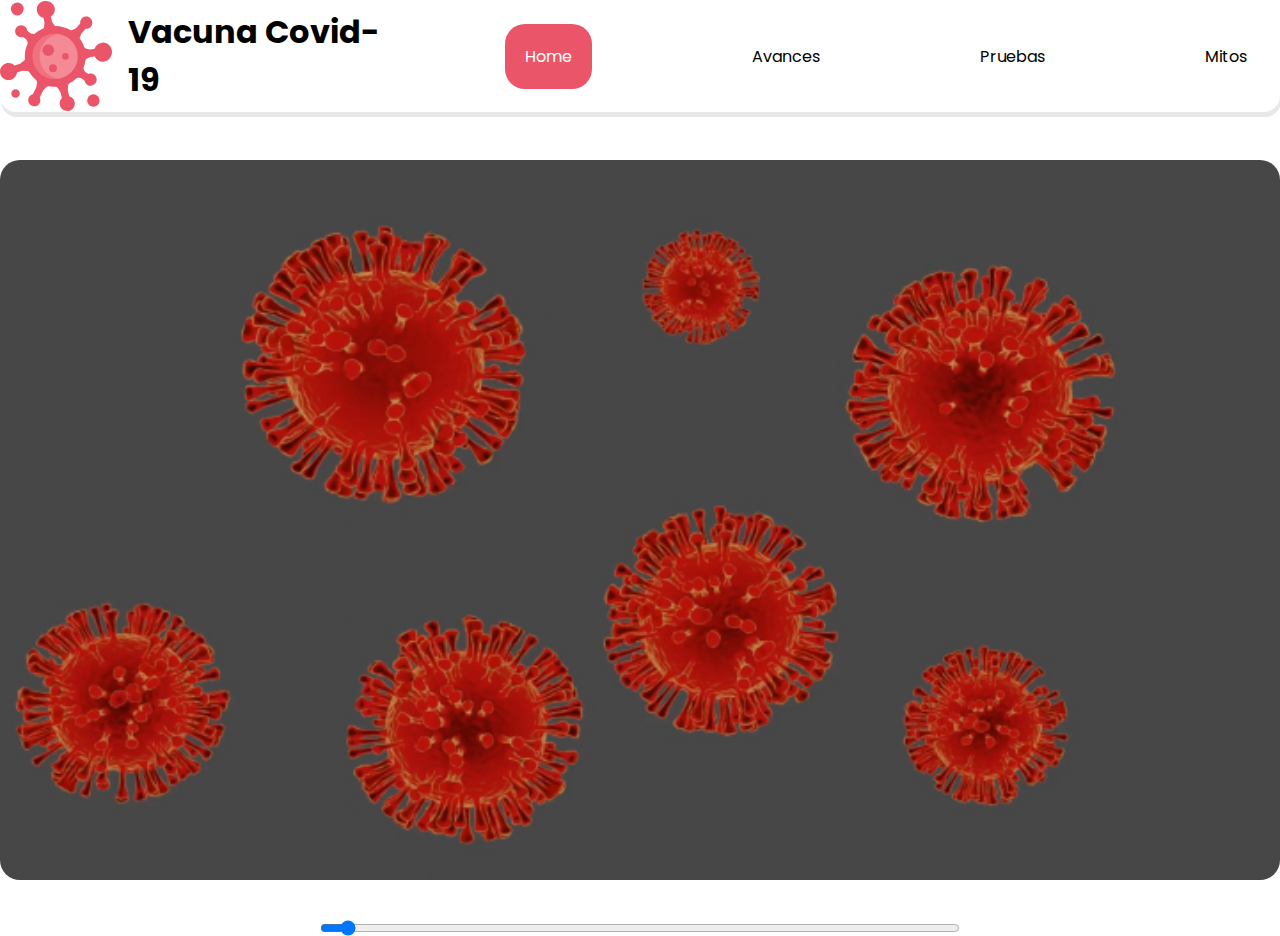
<file: index.html>
<!DOCTYPE html>
<html lang="en">
  <head>
    <meta charset="UTF-8" />
    <meta name="viewport" content="width=device-width, initial-scale=1.0" />
    <title>Vacuna covid</title>
    <link rel="stylesheet" type="text/css" href="styles/styles.css" />
    <link
      rel="stylesheet"
      href="https://cdnjs.cloudflare.com/ajax/libs/animate.css/4.1.1/animate.min.css"
    />
    <link rel="stylesheet" href="styles/home.css" />
    <link rel="preconnect" href="https://fonts.gstatic.com" />
    <link
      href="https://fonts.googleapis.com/css2?family=Poppins:wght@400;700&display=swap"
      rel="stylesheet"
    />
  </head>
  <body>
    <header class="Header">
      <div class="logo">
        <img src="./img/virus.svg" alt="" />
        <h4>Vacuna Covid-19</h4>
      </div>
      <span class="button"
        ><nav id="nav" class="header-nav">
          <ul>
            <a
              class="a-active animate__animated animate__fadeInRight"
              href="index.html"
            >
              <li>Home</li></a
            >
            <a
              class="a animate__animated animate__fadeInRight"
              href="avances.html"
            >
              <li>Avances</li></a
            >
            <a
              class="a animate__animated animate__fadeInRight"
              href="pruebas.html"
              ><li>Pruebas</li></a
            >
            <a
              class="a animate__animated animate__fadeInRight"
              href="mitos.html"
              ><li>Mitos</li></a
            >
          </ul>
        </nav>
        <img onclick="active()" src="./img/menu.svg"
      /></span>
    </header>

    <div class="hero-home">
      <canvas id="canvas" width="1280" height="720"> </canvas
      ><input type="range" min="0" max="32" step="1" value="1" id="slider" />
      <script>
        const slider = document.querySelector("#slider");
        const canvas = document.querySelector("#canvas");
        const ctx = canvas.getContext("2d");
        slider.addEventListener("input", handleInput);
        console.log(slider);
        const images = [];
        function pageload() {
          for (let i = 0; i <= 32; i++) {
            const number = i.toString().padStart(2, "00");
            const img = `./img/carrete2/000${number}.jpg`;
            const image = new Image();
            image.src = img;
            image.addEventListener("load", () => {
              images[i] = image;
              if (i === 1) {
                loadIamge(i);
              }
            });
          }
        }
        window.addEventListener("load", pageload());
        function loadIamge(index) {
          ctx.drawImage(images[index], 0, 0, canvas.width, canvas.height);
        }
        function handleInput() {
          loadIamge(slider.value)
          console.log();
        }
      </script>
    </div>
    <script src="./js/index.js"></script>
  </body>
</html>
</file>
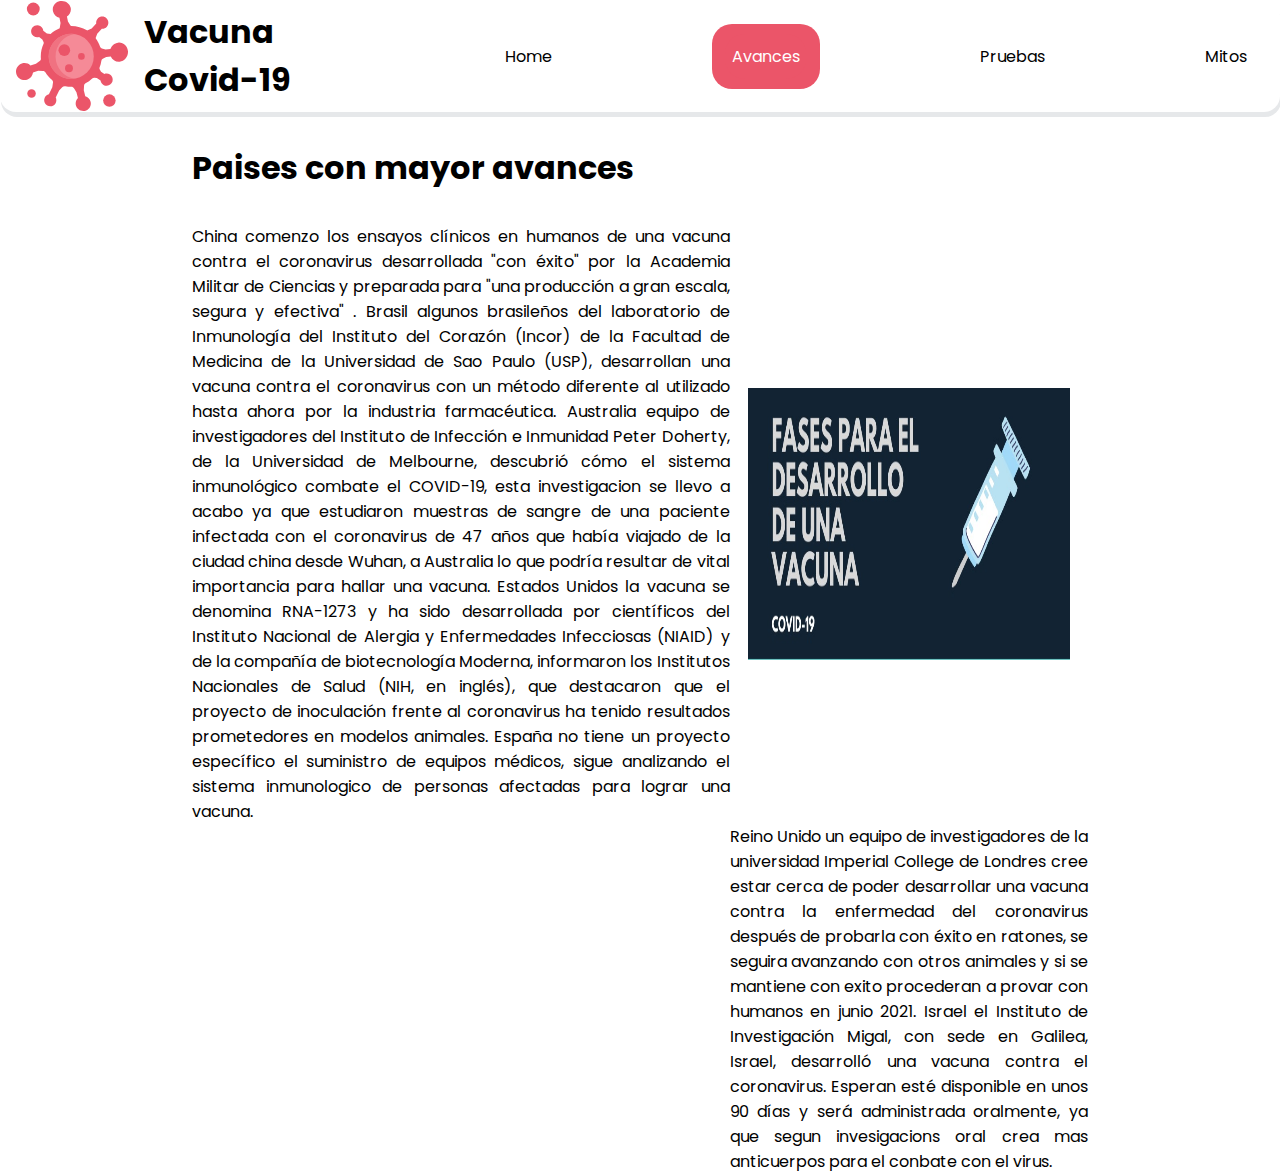
<file: avances.html>
<!DOCTYPE html>
<html lang="en">
  <head>
    <meta charset="UTF-8" />
    <meta name="viewport" content="width=device-width, initial-scale=1.0" />
    <title>Vacuna covid</title>
    <link rel="stylesheet" type="text/css" href="./styles/styles.css" />
    <link rel="preconnect" href="https://fonts.gstatic.com" />
    <link rel="stylesheet" href="styles/text-format.css">
    <link
    rel="stylesheet"
    href="https://cdnjs.cloudflare.com/ajax/libs/animate.css/4.1.1/animate.min.css"
  />
    <link
      href="https://fonts.googleapis.com/css2?family=Poppins:wght@400;700&display=swap"
      rel="stylesheet"
    />
  </head>
  <body>
    <header class="Header">
      <div class="logo">
          <span class="button"><span></span></span>
        <img src="./img/virus.svg" alt="" />
        <h4>Vacuna Covid-19</h4>
      </div>
      <span class="button" ><nav id="nav" class="header-nav">
       
        <ul>
          <a class="a  animate__animated animate__fadeInRight" href="index.html"> <li>Home</li></a>
          <a class="a-active animate__animated animate__fadeInRight" href="avances.html"> <li>Avances</li></a>
          <a class="a animate__animated animate__fadeInRight" href="pruebas.html"><li>Pruebas</li></a>
          <a class="a animate__animated animate__fadeInRight" href="mitos.html"><li>Mitos</li></a>
        </ul>
      </nav><img onclick='active()'src="./img/menu.svg"></span>
    </header>

    <div class="main">
      <div class="container">
        <h1>Paises con mayor avances</h1>
        <p>
          China comenzo los ensayos clínicos en humanos de una vacuna contra el
          coronavirus desarrollada "con éxito" por la Academia Militar de
          Ciencias y preparada para "una producción a gran escala, segura y
          efectiva" . Brasil algunos brasileños del laboratorio de Inmunología
          del Instituto del Corazón (Incor) de la Facultad de Medicina de la
          Universidad de Sao Paulo (USP), desarrollan una vacuna contra el
          coronavirus con un método diferente al utilizado hasta ahora por la
          industria farmacéutica. Australia equipo de investigadores del
          Instituto de Infección e Inmunidad Peter Doherty, de la Universidad de
          Melbourne, descubrió cómo el sistema inmunológico combate el COVID-19,
          esta investigacion se llevo a acabo ya que estudiaron muestras de
          sangre de una paciente infectada con el coronavirus de 47 años que
          había viajado de la ciudad china desde Wuhan, a Australia lo que
          podría resultar de vital importancia para hallar una vacuna. Estados
          Unidos la vacuna se denomina RNA-1273 y ha sido desarrollada por
          científicos del Instituto Nacional de Alergia y Enfermedades
          Infecciosas (NIAID) y de la compañía de biotecnología Moderna,
          informaron los Institutos Nacionales de Salud (NIH, en inglés), que
          destacaron que el proyecto de inoculación frente al coronavirus ha
          tenido resultados prometedores en modelos animales. España no tiene un
          proyecto específico el suministro de equipos médicos, sigue analizando
          el sistema inmunologico de personas afectadas para lograr una vacuna.
        </p>  <img src="./img/carrete1/1.jpg" alt="" id="carreteUno"><iframe src="https://www.youtube.com/embed/kMw7EDIenQ8" frameborder="0" allow="accelerometer; autoplay; clipboard-write; encrypted-media; gyroscope; picture-in-picture" allowfullscreen></iframe>
      <p>
          Reino Unido un equipo de investigadores de la universidad Imperial
          College de Londres cree estar cerca de poder desarrollar una vacuna
          contra la enfermedad del coronavirus después de probarla con éxito en
          ratones, se seguira avanzando con otros animales y si se mantiene con
          exito procederan a provar con humanos en junio 2021. Israel el
          Instituto de Investigación Migal, con sede en Galilea, Israel,
          desarrolló una vacuna contra el coronavirus. Esperan esté disponible
          en unos 90 días y será administrada oralmente, ya que segun
          invesigacions oral crea mas anticuerpos para el conbate con el virus.
        </p>
        
      </div>
      <script src="./js/index.js"></script>
    </div>
  </body>
</html>
</file>
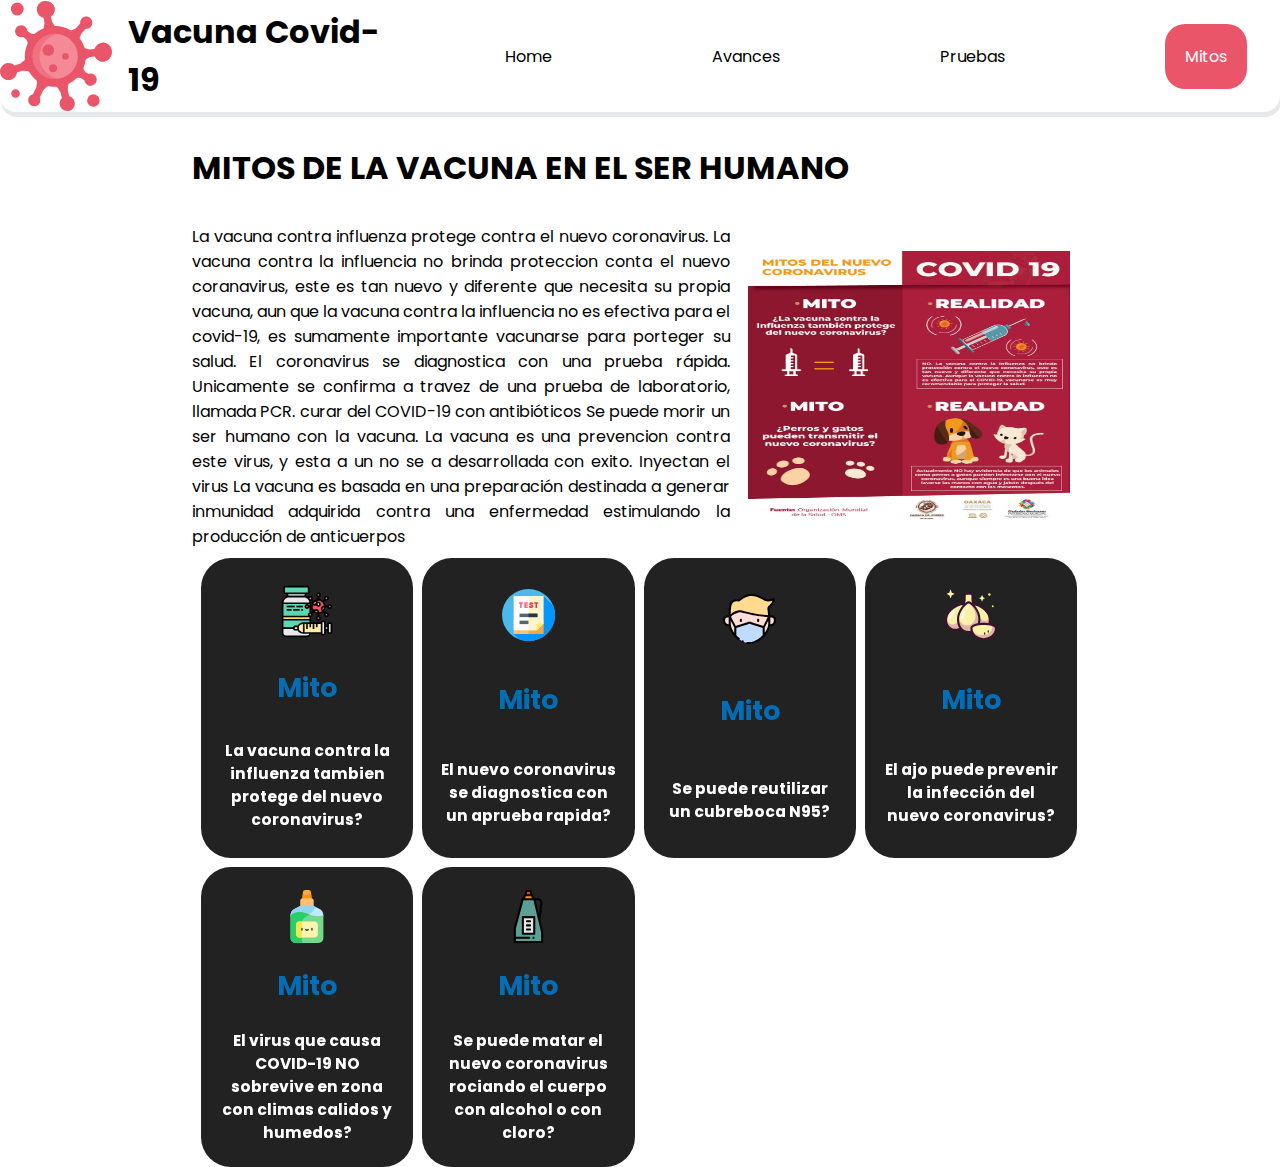
<file: mitos.html>
<!DOCTYPE html>
<html lang="en">

<head>
  <link rel="stylesheet" href="https://cdnjs.cloudflare.com/ajax/libs/animate.css/4.1.1/animate.min.css" />
  <meta charset="UTF-8" />
  <meta name="viewport" content="width=device-width, initial-scale=1.0" />
  <title>Vacuna covid</title>
  <link rel="stylesheet" href="styles/text-format.css" />
  <link rel="stylesheet" type="text/css" href="styles/styles.css" />
  <link rel="preconnect" href="https://fonts.gstatic.com" />
  <link rel="stylesheet" href="styles/card.css" />
  <link href="https://fonts.googleapis.com/css2?family=Poppins:wght@400;700&display=swap" rel="stylesheet" />
</head>

<body>
  <header class="Header">
    <div class="logo">
      <img src="./img/virus.svg" alt="" />
      <h4>Vacuna Covid-19</h4>
    </div>
    <span class="button">
      <nav id="nav" class="header-nav">
        <ul>
          <a class="a animate__animated animate__fadeInRight" href="index.html">
            <li>Home</li>
          </a>
          <a class="a animate__animated animate__fadeInRight" href="avances.html">
            <li>Avances</li>
          </a>
          <a class="a animate__animated animate__fadeInRight" href="pruebas.html">
            <li>Pruebas</li>
          </a>
          <a class="a-active animate__animated animate__fadeInRight" href="mitos.html">
            <li>Mitos</li>
          </a>
        </ul>
      </nav>
      <img onclick="active()" src="./img/menu.svg" />
    </span>
  </header>

  <div class="main">
    <div class="container">
      <h1>MITOS DE LA VACUNA EN EL SER HUMANO</h1>
      <p>
        La vacuna contra influenza protege contra el nuevo coronavirus. La
        vacuna contra la influencia no brinda proteccion conta el nuevo
        coranavirus, este es tan nuevo y diferente que necesita su propia
        vacuna, aun que la vacuna contra la influencia no es efectiva para el
        covid-19, es sumamente importante vacunarse para porteger su salud. El
        coronavirus se diagnostica con una prueba rápida. Unicamente se
        confirma a travez de una prueba de laboratorio, llamada PCR. curar del
        COVID-19 con antibióticos Se puede morir un ser humano con la vacuna.
        La vacuna es una prevencion contra este virus, y esta a un no se a
        desarrollada con exito. Inyectan el virus La vacuna es basada en una
        preparación destinada a generar inmunidad adquirida contra una
        enfermedad estimulando la producción de anticuerpos
      </p>
      <img src="./img/mitos.jpg" alt="" sizes="" srcset="">
      <div class="boxsContainer">
        <div class="cardBox">
          <div class="card">
            <div class="front">
              <img src="./img/mitos/001-vacuna.svg" >

              <h3>Mito</h3>
              <h6>
               La vacuna contra la influenza tambien protege del nuevo coronavirus?
              </h6>

            </div>
            <div class="back">
             <h6>
              NO. La vacuna contra la influenza no brinda protección contra el nuevo coronavirus, este es tan nuevo y diferente que necesita su propia vacuna. Aunque la vacuna contra la influenza no es efectiva para el COVID-19, vacunarse es muy recomendable para proteger la salud.</h6>

            </div>
          </div>
        </div>
        <div class="cardBox">
          <div class="card">
            <div class="front">
              <img src="./img/mitos/002-prueba.svg" >

              <h3>Mito</h3>
              <h6>
               El nuevo coronavirus se diagnostica con un aprueba rapida?
              </h6>

            </div>
            <div class="back">
             <h6>
              NO. El nuevo coronavirus únicamente se confirma a través de una prueba de laboratorio, llamada PCR.</h6>
           
            </div>
          </div>
        </div>
        <div class="cardBox">
          <div class="card">
            <div class="front">
              <img src="./img/mitos/003-mascarilla-medica.svg" >

              <h3>Mito</h3>
              <h6>
               Se puede reutilizar un cubreboca N95?
              </h6>

            </div>
            <div class="back">
             <h6>
             NO. Los cubrebocas, incluidos los N95, no deben reutilizarse, ya que se contaminan al ser utilizados por alguien con síntomas de infección respiratoria o en contacto con personas infectadas.</h6>
            </div>
          </div>
        </div>
        <div class="cardBox">
          <div class="card">
            <div class="front">
              <img src="./img/mitos/004-ajo.svg" >

              <h3>Mito</h3>
              <h6>
               El ajo puede prevenir la infección del nuevo coronavirus?
              </h6>

            </div>
            <div class="back">
             <h6>
              NO. El ajo es un alimento saludable, pero no hay evidencia de que comer ajo proteja a las personas del nuevo coronavirus.</h6>
            </div>
          </div>
        </div>
        <div class="cardBox">
          <div class="card">
            <div class="front">
              <img src="./img/mitos/005-detergente.svg" >

              <h3>Mito</h3>
              <h6>
               El virus que causa COVID-19 NO sobrevive en zona con climas calidos y humedos?
              </h6>

            </div>
            <div class="back">
             <h6>
              NO. El virus sobrevive en cualquier clima, cálido, húmedo, frío o seco.</h6>
            </div>
          </div>
        </div>
        <div class="cardBox">
          <div class="card">
            <div class="front">
              <img src="./img/mitos/006-cloro.svg" >

              <h3>Mito</h3>
              <h6>
              Se puede matar el nuevo coronavirus rociando el cuerpo con alcohol o con cloro?
              </h6>

            </div>
            <div class="back">
             <h6>
              NO. Rociar todo el cuerpo con alcohol o cloro, no sirve para matar los virus que ya han entrado en el organismo, estas sustancias pueden dañar los ojos, la boca, etc.</h6>
            </div>
          </div>
        </div>
      </div>
    </div>
  </div>

  </div>

  <script src="./js/index.js"></script>
</body>

</html>
</file>
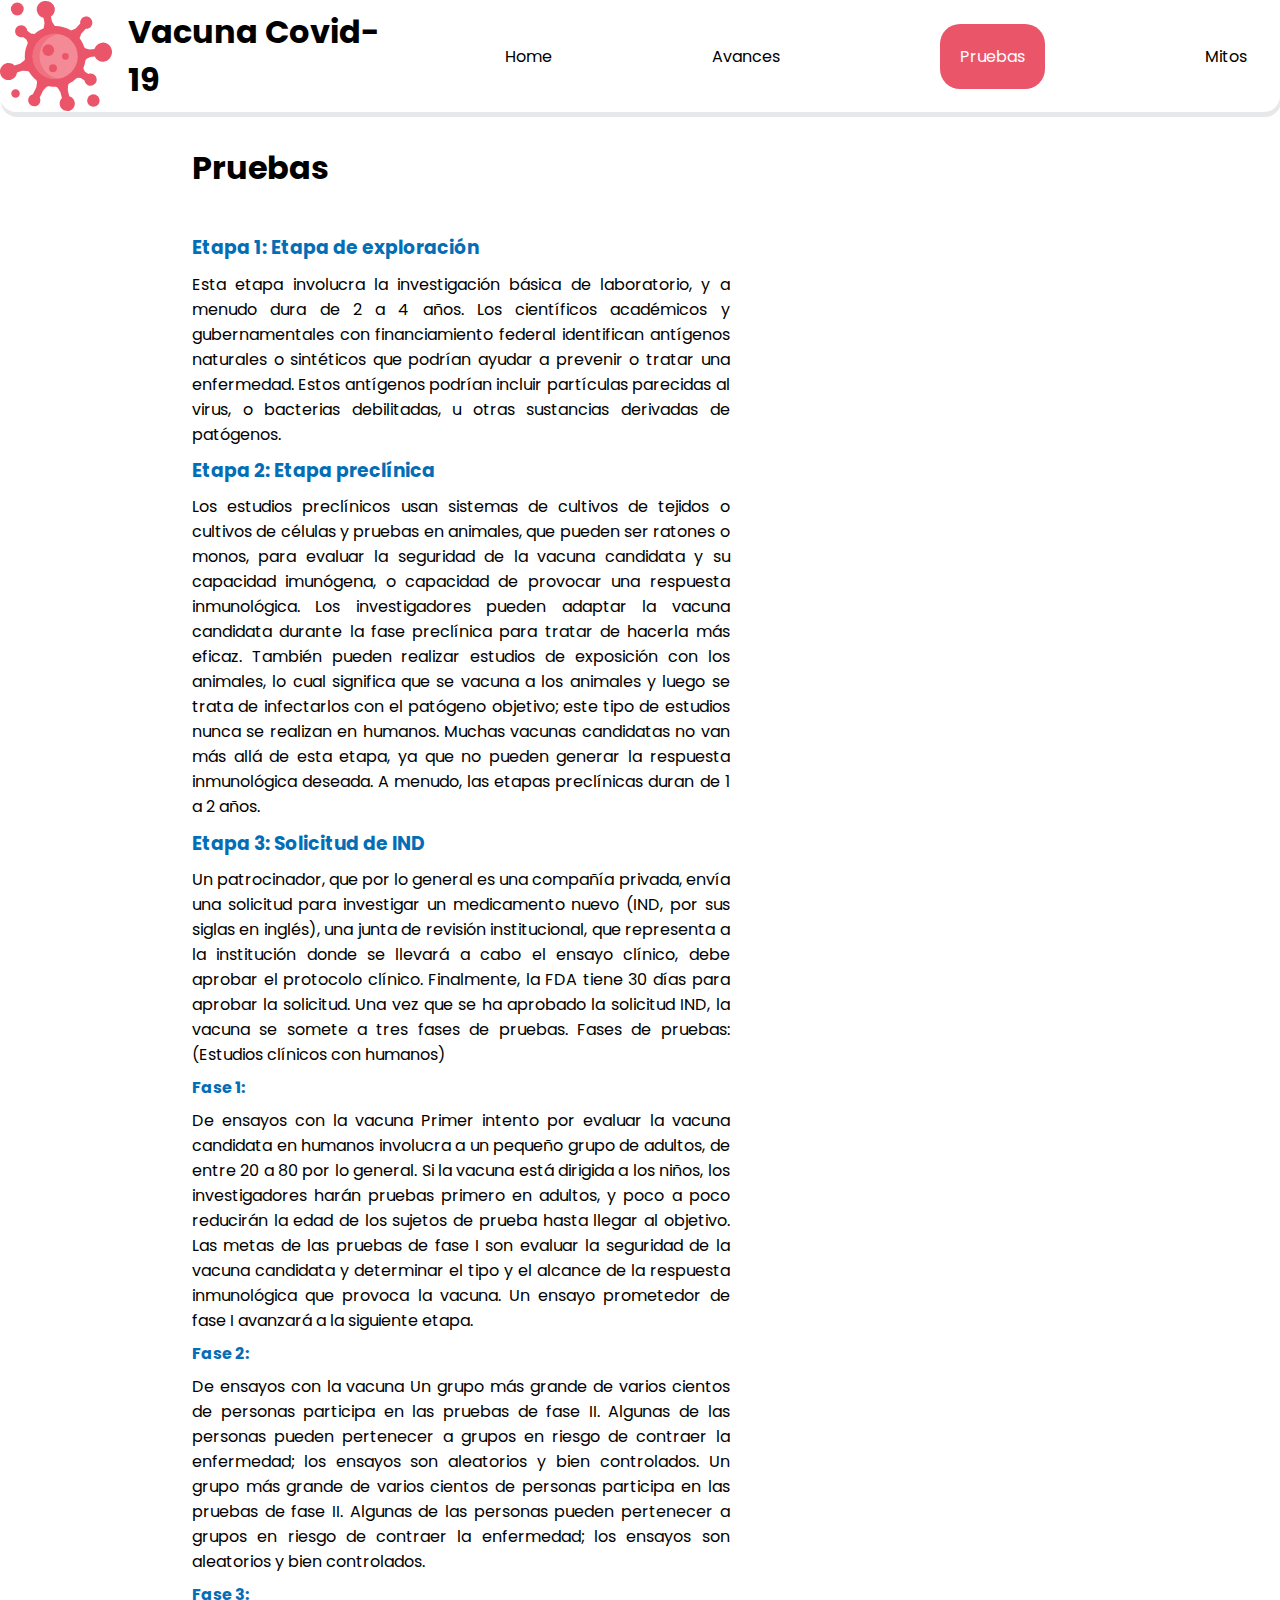
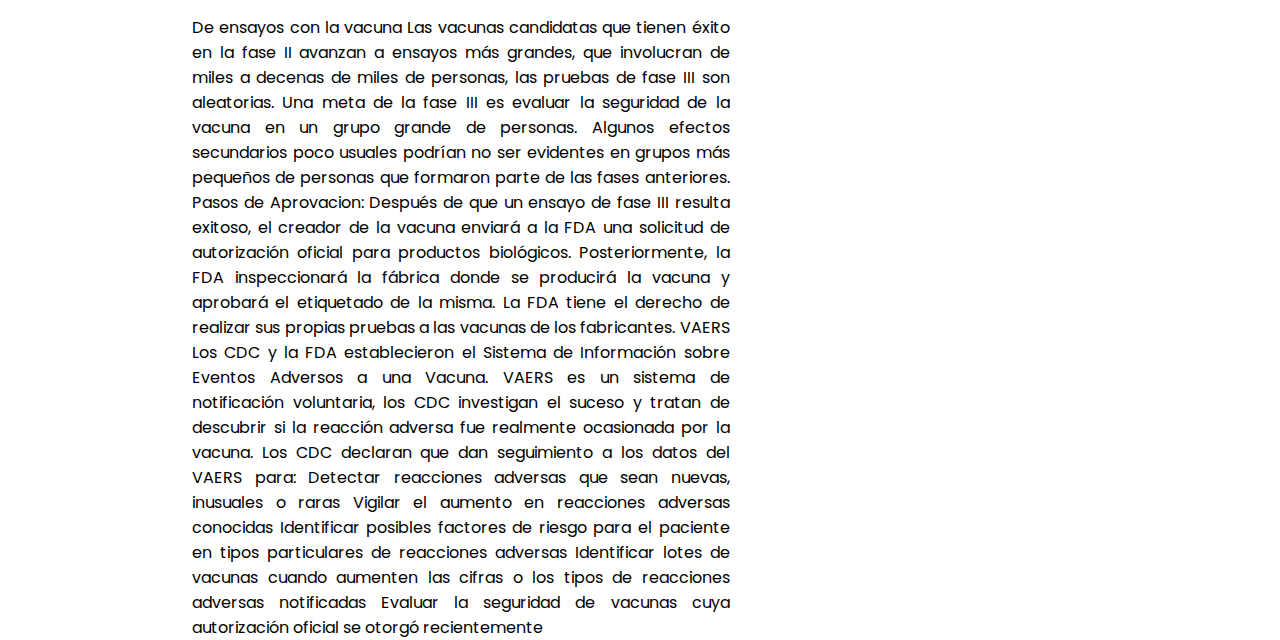
<file: pruebas.html>
<!DOCTYPE html>
<html lang="en">
  <head>
    <meta charset="UTF-8" />
    <meta name="viewport" content="width=device-width, initial-scale=1.0" />
    <title>Vacuna covid</title>
    <link rel="stylesheet" href="styles/text-format.css" />
    <link rel="stylesheet" type="text/css" href="styles/styles.css" />
    <link rel="preconnect" href="https://fonts.gstatic.com" />
    <link
      href="https://fonts.googleapis.com/css2?family=Poppins:wght@400;700&display=swap"
      rel="stylesheet"
    />
    <link
    rel="stylesheet"
    href="https://cdnjs.cloudflare.com/ajax/libs/animate.css/4.1.1/animate.min.css"
  />
  </head>
  <body>
    <header class="Header">
      <div class="logo">
        <img src="./img/virus.svg" alt="" />
        <h4>Vacuna Covid-19</h4>
      </div> <span class="button" ><nav id="nav" class="header-nav">
       
        <ul>
          <a class="a  animate__animated animate__fadeInRight" href="index.html"> <li>Home</li></a>
          <a class="a animate__animated animate__fadeInRight" href="avances.html"> <li>Avances</li></a>
          <a class="a-active animate__animated animate__fadeInRight" href="pruebas.html"><li>Pruebas</li></a>
          <a class="a animate__animated animate__fadeInRight" href="mitos.html"><li>Mitos</li></a>
        </ul>
      </nav><img onclick='active()'src="./img/menu.svg"></span>
      
    </header>
    <div class="main">
      <div class="container">
        <h1>Pruebas</h1>
        <h3>Etapa 1: Etapa de exploración</h3>
        <p>
          Esta etapa involucra la investigación básica de laboratorio, y a
          menudo dura de 2 a 4 años. Los científicos académicos y
          gubernamentales con financiamiento federal identifican antígenos
          naturales o sintéticos que podrían ayudar a prevenir o tratar una
          enfermedad. Estos antígenos podrían incluir partículas parecidas al
          virus, o bacterias debilitadas, u otras sustancias derivadas de
          patógenos.
        </p>
        <h3>Etapa 2: Etapa preclínica</h3>
        <p>
          Los estudios preclínicos usan sistemas de cultivos de tejidos o
          cultivos de células y pruebas en animales, que pueden ser ratones o
          monos, para evaluar la seguridad de la vacuna candidata y su capacidad
          imunógena, o capacidad de provocar una respuesta inmunológica. Los
          investigadores pueden adaptar la vacuna candidata durante la fase
          preclínica para tratar de hacerla más eficaz. También pueden realizar
          estudios de exposición con los animales, lo cual significa que se
          vacuna a los animales y luego se trata de infectarlos con el patógeno
          objetivo; este tipo de estudios nunca se realizan en humanos. Muchas
          vacunas candidatas no van más allá de esta etapa, ya que no pueden
          generar la respuesta inmunológica deseada. A menudo, las etapas
          preclínicas duran de 1 a 2 años.
        </p>
        <h3>Etapa 3: Solicitud de IND</h3>
        <p>
          Un patrocinador, que por lo general es una compañía privada, envía una
          solicitud para investigar un medicamento nuevo (IND, por sus siglas en
          inglés), una junta de revisión institucional, que representa a la
          institución donde se llevará a cabo el ensayo clínico, debe aprobar el
          protocolo clínico. Finalmente, la FDA tiene 30 días para aprobar la
          solicitud. Una vez que se ha aprobado la solicitud IND, la vacuna se
          somete a tres fases de pruebas. Fases de pruebas: (Estudios clínicos
          con humanos)
        </p>
        <h4>Fase 1:</h4>
        <p>
          De ensayos con la vacuna Primer intento por evaluar la vacuna
          candidata en humanos involucra a un pequeño grupo de adultos, de entre
          20 a 80 por lo general. Si la vacuna está dirigida a los niños, los
          investigadores harán pruebas primero en adultos, y poco a poco
          reducirán la edad de los sujetos de prueba hasta llegar al objetivo.
          Las metas de las pruebas de fase I son evaluar la seguridad de la
          vacuna candidata y determinar el tipo y el alcance de la respuesta
          inmunológica que provoca la vacuna. Un ensayo prometedor de fase I
          avanzará a la siguiente etapa.
        </p>
        <h4>Fase 2:</h4>
        <p>
          De ensayos con la vacuna Un grupo más grande de varios cientos de
          personas participa en las pruebas de fase II. Algunas de las personas
          pueden pertenecer a grupos en riesgo de contraer la enfermedad; los
          ensayos son aleatorios y bien controlados. Un grupo más grande de
          varios cientos de personas participa en las pruebas de fase II.
          Algunas de las personas pueden pertenecer a grupos en riesgo de
          contraer la enfermedad; los ensayos son aleatorios y bien controlados.
        </p>
        <h4>Fase 3:</h4>
        <p>
          De ensayos con la vacuna Las vacunas candidatas que tienen éxito en la
          fase II avanzan a ensayos más grandes, que involucran de miles a
          decenas de miles de personas, las pruebas de fase III son aleatorias.
          Una meta de la fase III es evaluar la seguridad de la vacuna en un
          grupo grande de personas. Algunos efectos secundarios poco usuales
          podrían no ser evidentes en grupos más pequeños de personas que
          formaron parte de las fases anteriores. Pasos de Aprovacion: Después
          de que un ensayo de fase III resulta exitoso, el creador de la vacuna
          enviará a la FDA una solicitud de autorización oficial para productos
          biológicos. Posteriormente, la FDA inspeccionará la fábrica donde se
          producirá la vacuna y aprobará el etiquetado de la misma. La FDA tiene
          el derecho de realizar sus propias pruebas a las vacunas de los
          fabricantes. VAERS Los CDC y la FDA establecieron el Sistema de
          Información sobre Eventos Adversos a una Vacuna. VAERS es un sistema
          de notificación voluntaria, los CDC investigan el suceso y tratan de
          descubrir si la reacción adversa fue realmente ocasionada por la
          vacuna. Los CDC declaran que dan seguimiento a los datos del VAERS
          para: Detectar reacciones adversas que sean nuevas, inusuales o raras
          Vigilar el aumento en reacciones adversas conocidas Identificar
          posibles factores de riesgo para el paciente en tipos particulares de
          reacciones adversas Identificar lotes de vacunas cuando aumenten las
          cifras o los tipos de reacciones adversas notificadas Evaluar la
          seguridad de vacunas cuya autorización oficial se otorgó recientemente
        </p>
        <iframe src="https://www.youtube.com/embed/8v9MTN1Wv94" frameborder="0" allow="accelerometer; autoplay; clipboard-write; encrypted-media; gyroscope; picture-in-picture" allowfullscreen></iframe>
      </div>
      
    </div>
    <script src="./js/index.js"></script>
  </body>

</html>
</file>
<file: styles/styles.css>
* {
  font-family: "Poppins", sans-serif;
  padding: 0;
  margin: 0;
}
@media (max-width: 410px) {
  body {
    position: relative;
  }
  .Header {
    width: 100%;

    align-items: center;
  }
  .logo {
    top: 0;
    background: white;
    gap: 1em;
    position: fixed;
    box-shadow: 0 5px rgba(0, 0, 0, 0.4);
    margin-bottom: 1em;
    border-radius: 1em;
    width: 100%;
    display: flex;
    justify-content: center;
    align-items: center;
  }
  .logo img {
    width: 4em;
  }
  .logo h4 {
    font-size: 1.4em;
  }
  .header-nav {
    display: none;
    width: 8em;
    position: relative;
  }
  .header-nav ul {
    position: absolute;
    width: 70%;
    gap: 1em;
    justify-content: center;
    display: grid;
    align-items: center;

    bottom: 1px;
    right: 68px;
  }
  a {
    width: 70%;

    color: black;
    justify-content: center;
    display: grid;
    text-decoration: none;
    list-style: none;
    align-items: center;
  }
  a li {
    width: 7em;
    background-color: rgb(235, 85, 105);
    color: white;
    padding: 5px;
    justify-content: center;
    display: grid;
    text-decoration: none;
    list-style: none;
    align-items: center;
    border-radius: 20px;
  }

  .button {
    position: fixed;
    width: 5em;
    background-color: #fff;
    box-shadow: 0 2px rgba(0, 0, 0, 0.4);

    bottom: 17px;
    right: 17px;
    height: 5em;

    border-radius: 50%;
  }
  .button img {
    position: absolute;
    top: 1em;
    right: 1em;

    height: 3em;
    width: 3em;
    margin: auto;
  }
}
@media (min-width: 411px) {
  .button img {
    display: none;
  }
  .Header {
    width: 100%;
    display: flex;
    justify-content: space-between;
    align-items: center;
    border-radius: 1em;
    box-shadow: 1px 5px rgba(213, 216, 220, 0.6);
  }
  .logo {
    gap: 1em;
    width: 30%;
    display: flex;
    justify-content: flex-start;
    align-items: center;
  }
  .logo img {
    width: 7em;
  }
  .logo h4 {
    font-size: 2em;
  }
  .header-nav {
    display: flex;
    width: 70%;
    justify-content: flex-end;
  }
  .header-nav ul {
    width: 70%;
    gap: 10em;
    justify-content: center;
    display: flex;
    align-items: center;
  }
  .a {
    width: 70%;
    gap: 10em;
    color: black;
    justify-content: center;
    display: flex;
    text-decoration: none;
    list-style: none;
    align-items: center;
  }
  .a-active,
  .a-active li {
    width: 70%;
    background-color: rgb(235, 85, 105);
    color: white;
    padding: 10px;
    justify-content: center;
    display: flex;
    text-decoration: none;
    list-style: none;
    align-items: center;
    border-radius: 20px;
  }

  .a :hover {
    background-color: rgb(245, 138, 151);
    color: white;
    padding: 10px;
    border-radius: 20px;
  }
  .boxsContainer {
    width: 100%;
    grid-column: 1/3;
  }
}
</file>
<file: styles/home.css>
@media (max-width: 410px) {
  .hero-home {
    display: flex;
    flex-direction: column;
    height: 70vh;
    margin-top: 5em;
    justify-content: center;
    align-items: center;
  }
  canvas {
    
    width: 100%;
    height: auto;
  }
  #slider {
    margin: 3em auto;
    width: 50%;
  }
  .info {
    display: grid;

  
    width: 80%;
    justify-content: center;
    align-items: center;
    text-align: center;
  }
  .info h6{
      text-align: justify;
  }
}
@media (min-width: 411px) {
  .hero-home {
    position: relative;

    width: 100%;
    margin: 3em auto;

    display: grid;
    height: 50vh;
    justify-content: center;
    align-items: flex-end;
  }
  canvas {
    border-radius: 20px;
    width: 100%;
  }
  #slider {
    margin: 3em auto;
    width: 50%;
  }
}
</file>
<file: styles/text-format.css>
@media (max-width:410px){

    .main {
        margin-top:1em;
        width: 100%;
        display: grid;
        justify-content: center;
        align-items: center;
      }
      .container {
        margin:1em auto; 
        width: 80%;
      
        display: grid;
      }
      .container h1 {
     
        margin: 1em 0;
      }
      .container h3 {
        color: rgb(3, 110, 182);
        margin: 0.5em 0;
      }
      .container h4 {
       color: rgb(3, 110, 182);
        margin: 0.5em 0;
      }
      .container p {
          font-size: 1em;
        text-align: justify;
      } 
      
      .container >img ,iframe{

        width: 100%;
        margin: 2em auto;
      }
      
}
@media(min-width:411px){
  .container >img ,iframe{

    width: 90%;
    height: 17em;
    margin: auto;
  }
    .main {
        width: 100%;
        display: grid;
        justify-content: center;
        align-items: center;
      }
      .container {
        margin: auto;
        width: 70%;
      justify-content: center;

        display: grid;
        grid-template-columns: 60% 40%;
      }
      .container h1 {
        grid-column: 1/3;
        margin: 1em 0;
      }
      .container h3 {
        grid-column: 1/3;
        margin: 0.5em 0;     color: rgb(3, 110, 182);
      }
      .container h4 {
        grid-column: 1/3;
        margin: 0.5em 0;     color: rgb(3, 110, 182);
      }
      .container p {
        text-align: justify;
      }
}
</file>
<file: styles/card.css>
.cardBox {
    float: left;
    font-size: 1.2em;
    margin: 1% 0 0 1%;
    perspective: 800px;
    transition: all 0.3s ease 0s;
    width: 23.7%;
   
  }
  
  .cardBox:hover .card {
    transform: rotateY( 180deg);
  }
  
  .card {
    background: #222;
    cursor: default;
    height: 300px;
    transform-style: preserve-3d;
    transition: transform 0.4s ease 0s;
    width: 100%;
    -webkit-animation: giro 1s 1;
    animation: giro 1s 1;
    border-radius: 30px;

  }
  
  .card p {
    margin-bottom: 1.8em;
  }
  
  .card .front,
  .card .back {
    backface-visibility: hidden;
    box-sizing: border-box;
    color: white;
    display: grid;
    font-size: 1.2em;
    height: 100%;
    padding: 0.8em;
    position: absolute;
    text-align: center;
    width: 100%; border-radius:30px;
    justify-content:center;
    align-items: center;
  }
  .front img{
      width: 30%;
      margin:auto;
  }
 
  
  .card .back {
    transform: rotateY( 180deg);
  }
  
  .card .back p {
    padding: 0.3em 0.5em;
    background: #333;
    color: #fff;
    text-decoration: none;
    border-radius: 1px;
    font-size: 0.9em;
    transition: all 0.2s ease 0s;
  }
  
  .card .back p:hover {
    background: #fff;
    color: #333;
    font-size:1em;
    text-shadow: 0 0 1px #333;
  }
  
  .cardBox:nth-child(1) .card .back {
    background: cornflowerblue;
  }
  
  .cardBox:nth-child(2) .card .back {
    background: orange;
  }
  
  .cardBox:nth-child(3) .card .back {
    background: yellowgreen;
  }
  
  .cardBox:nth-child(4) .card .back {
    background: tomato;
  }
  .cardBox:nth-child(5) .card .back {
    background: rgb(212, 219, 106);
  }
  .cardBox:nth-child(6) .card .back {
    background: rgb(224, 63, 216);
  }
  .cardBox:nth-child(2) .card {
    -webkit-animation: giro 1.5s 1;
    animation: giro 1.5s 1;
  }
  
  .cardBox:nth-child(3) .card {
    -webkit-animation: giro 2s 1;
    animation: giro 2s 1;
  }
  
  .cardBox:nth-child(4) .card {
    -webkit-animation: giro 2.5s 1;
    animation: giro 2.5s 1;
  }
  
  @-webkit-keyframes giro {
    from {
      transform: rotateY( 180deg);
    }
    to {
      transform: rotateY( 0deg);
    }
  }
  
  @keyframes giro {
    from {
      transform: rotateY( 180deg);
    }
    to {
      transform: rotateY( 0deg);
    }
  }
  
  @media screen and (max-width: 767px) {
    .cardBox {
      margin-left: 2.8%;
      margin-top: 3%;
      width: 46%;
    }
    .card {
      height: 285px;
    }
    .cardBox:last-child {
      margin-bottom: 3%;
    }
  }
  
  @media screen and (max-width: 480px) {
    .cardBox {
      width: 94.5%;
    }
    .card {
      height: 260px;
    }
  }
</file>
